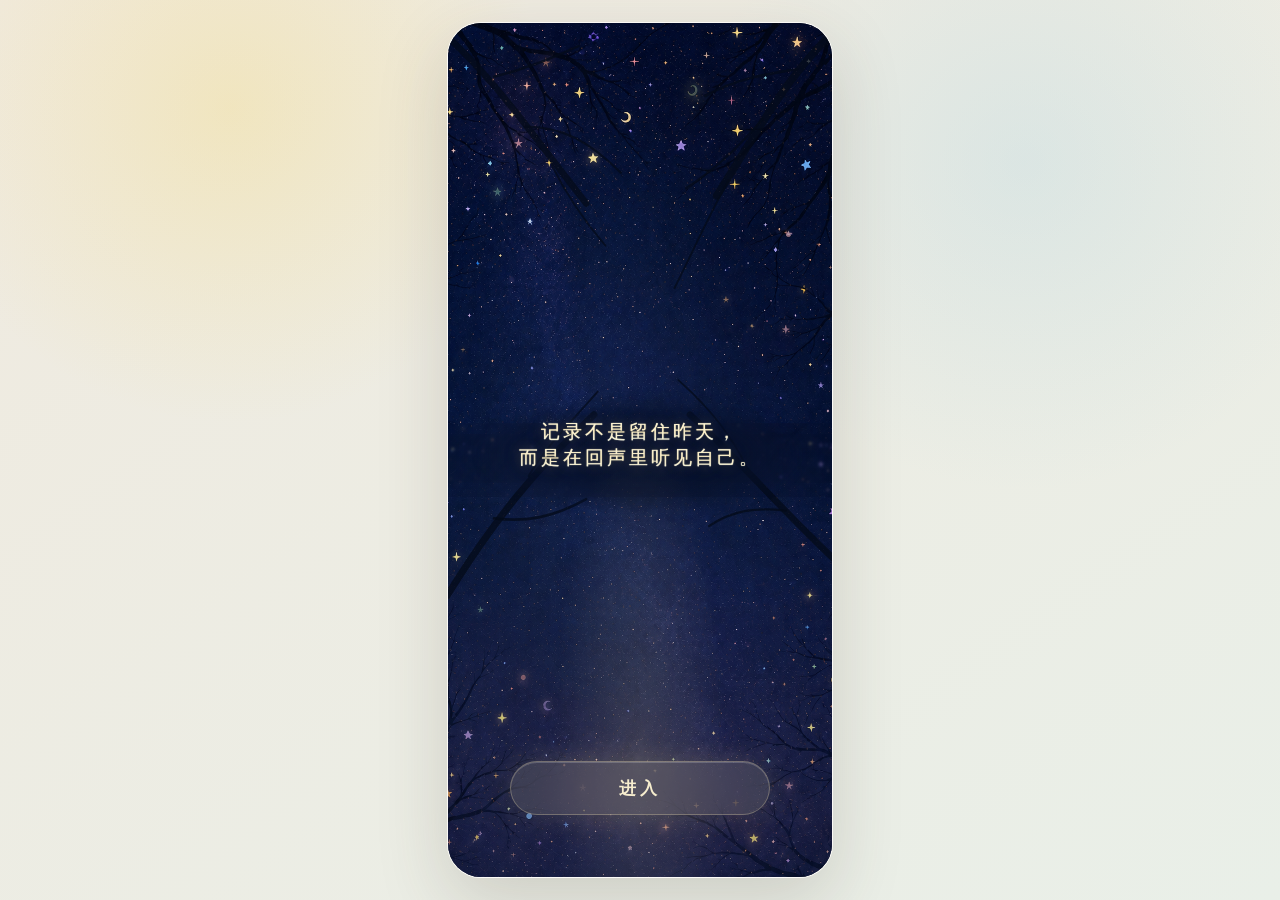
<file: index.html>
<!DOCTYPE html>
<html lang="zh-CN">
  <head>
    <meta charset="UTF-8" />
    <meta name="viewport" content="width=device-width, initial-scale=1.0" />
    <title>时光回响 AI 日记 Demo</title>
    <link rel="stylesheet" href="styles.css" />
  </head>
  <body>
    <main class="diary-shell">
      <section class="phone" aria-label="AI 日记功能 demo">
        <section class="entry-screen" id="entry-screen" aria-label="产品进入界面">
          <iframe
            class="entry-frame"
            src="Enter/output/animated-night-stars.html"
            title="星空树影与哲理文字进入界面"
            aria-hidden="true"
          ></iframe>
          <button class="entry-action" type="button" id="entry-action">进入</button>
        </section>

        <section class="account-screen hidden" id="account-screen" aria-label="登录界面">
          <div class="account-illustration" aria-hidden="true">
            <div class="account-window">
              <span class="account-face"></span>
            </div>
            <span class="bird bird-left"></span>
            <span class="bird bird-right"></span>
            <span class="bird bird-low"></span>
          </div>

          <form class="account-card" id="account-form">
            <h2 id="account-title">Welcome</h2>

            <label class="account-field">
              <span class="account-icon">◎</span>
              <input type="text" id="account-username" name="username" autocomplete="username" placeholder="请输入用户名" />
            </label>

            <label class="account-field">
              <span class="account-icon">⌕</span>
              <input
                type="password"
                id="account-password"
                name="password"
                autocomplete="current-password"
                placeholder="请输入密码"
              />
            </label>

            <label class="agreement-row">
              <input type="checkbox" id="account-agreement" />
              <span>我已阅读并同意《用户协议》和《隐私政策》</span>
            </label>

            <p class="account-error" id="account-error" role="status"></p>

            <button class="account-submit" type="submit" id="account-submit">登录</button>

            <div class="account-links">
              <button type="button" id="account-register">注册账号</button>
              <button type="button" id="account-forgot">忘记密码</button>
            </div>
          </form>
        </section>

        <section class="screen diary-screen active" id="screen-diary">
          <header class="page-head">
            <button class="ghost-btn" type="button" aria-label="返回">‹</button>
            <div>
              <p>Time Echo</p>
              <h1>时光回响</h1>
            </div>
            <button class="small-pill" type="button" data-go="tree">会员</button>
          </header>

          <div class="week-switch">
            <button type="button" data-week-prev aria-label="上一周">‹</button>
            <div class="date-picker" aria-label="选择日期">
              <div class="date-selectors">
                <label>
                  <select id="year-select" aria-label="选择年份"></select>
                  <span>年</span>
                </label>
                <label>
                  <select id="month-select" aria-label="选择月份"></select>
                  <span>月</span>
                </label>
                <label>
                  <select id="day-select" aria-label="选择日期"></select>
                  <span>日</span>
                </label>
              </div>
              <strong id="week-title">2024年第1周</strong>
            </div>
            <button type="button" data-week-next aria-label="下一周">›</button>
          </div>

          <div class="calendar-row" id="calendar-row" aria-label="本周日期"></div>

          <div class="range-tabs">
            <button class="active" type="button">本日</button>
            <button type="button">本周</button>
          </div>

          <section class="soul-widget">
            <div>
              <span>桌面互动挂件</span>
              <p id="soul-question">你今天有什么不开心的事吗？</p>
            </div>
            <button type="button" id="refresh-question" aria-label="换一个问题">↻</button>
            <button type="button" data-go="write">立即记录</button>
          </section>

          <section class="capture-strip">
            <div>
              <strong>10 秒快速记录</strong>
              <p>无需标题、无需分类，想到什么先留下来。</p>
            </div>
            <button type="button" data-go="write">开始</button>
          </section>

          <article class="ai-summary">
            <div class="summary-meta">
              <span>今日为您复盘</span>
            </div>
            <p id="ai-summary-text">
              这周你反复写到“想把事情做好”和“害怕被突然打断”。系统把它们整理成一个正在出现的人生课题：你需要更稳定的节奏，也需要允许自己慢一点。
            </p>
            <button class="text-link" type="button" id="regenerate-summary">新的探索</button>
          </article>

          <section class="instant-layer">
            <div class="instant-head">
              <div>
                <p>First Day Value</p>
                <h2>第一天即可体验</h2>
              </div>
              <span>即时反馈</span>
            </div>

            <article class="instant-card summary">
              <span>每日智能小结</span>
              <p id="daily-brief">今天的记录里，压力来自临时打断，恢复感来自热食、夜风与独处。先照顾节奏，再追赶结果。</p>
            </article>

            <article class="instant-card praise">
              <span>每日真诚夸夸</span>
              <p id="daily-praise">你没有把疲惫藏起来，而是愿意诚实地写下它。这不是脆弱，是你开始照顾自己的证据。</p>
              <button type="button" id="refresh-praise">换一句</button>
            </article>

            <article class="instant-card emotion">
              <span>情绪清理引导</span>
              <p id="emotion-guide">先问自己：这份情绪是在提醒我需要休息、边界，还是被理解？</p>
              <div class="emotion-actions">
                <button type="button" data-emotion-step="休息">需要休息</button>
                <button type="button" data-emotion-step="边界">需要边界</button>
                <button type="button" data-emotion-step="理解">需要理解</button>
              </div>
            </article>
          </section>

          <section class="insight-panel">
            <div class="panel-title">
              <div>
                <p>Growth Ledger</p>
                <h2>人生课题台账</h2>
              </div>
              <span>本月更新 3 项</span>
            </div>
            <article class="topic-card">
              <strong>能量管理</strong>
              <p>夜间疲惫、周五逃避感出现 4 次，建议从低负担恢复任务开始。</p>
              <div><span style="width: 72%"></span></div>
            </article>
            <article class="topic-card">
              <strong>职业探索</strong>
              <p>你在“深度工作”和“被打断”之间摇摆，适合先记录高能量工作片段。</p>
              <div><span style="width: 54%"></span></div>
            </article>
            <label class="memory-search">
              <span>问问过去的我</span>
              <input type="text" value="我上次觉得很有力量，是因为什么？" aria-label="自然语言记忆检索" />
            </label>
          </section>

          <div class="entry-list">
            <article class="entry-card">
              <time>16:30</time>
              <span>117字 · 工作压力</span>
              <p>还有两小时就下班啦。本来今天想继续捣鼓空气炸锅做蛋糕，结果下午被临时谈话打断，心里一下子绷紧了。</p>
            </article>
            <article class="entry-card">
              <time>14:40</time>
              <span>158字 · 关系能量</span>
              <p>终于到周五啦。明天要跟朋友见面，突然有点期待，也有点想躲回自己的小房间。</p>
            </article>
          </div>

          <p class="privacy-note">复盘结果仅用于自我探索。你的记录支持导出、删除和本地优先保存，企业端只展示匿名趋势。</p>
        </section>

        <section class="screen tree-screen" id="screen-tree">
          <header class="page-head">
            <button class="ghost-btn" type="button" data-go="diary">‹</button>
            <div>
              <p>Growth Member</p>
              <h1>成长会员权益</h1>
            </div>
            <button class="small-pill" type="button" data-go="write">打卡</button>
          </header>

          <article class="tree-hero">
            <div class="tree-stage" id="tree-stage">
              <i></i>
            </div>
            <div>
              <p>连续记录 18 天</p>
              <h2>情绪资产树</h2>
              <span>长期记录会长成可复盘的个人成长资产</span>
            </div>
          </article>

          <section class="plan-cards">
            <article>
              <span>Free</span>
              <strong>基础记录</strong>
              <p>文字、心情标签、每日一次小结、那年今日。</p>
            </article>
            <article class="featured">
              <span>Growth</span>
              <strong>成长会员</strong>
              <p>不限 AI 小结、周报月报、情绪趋势和人生课题台账。</p>
            </article>
            <article>
              <span>Deep</span>
              <strong>深度会员</strong>
              <p>关系复盘、职业探索、年度成长白皮书和高频 AI 顾问。</p>
            </article>
          </section>

          <div class="color-picker" aria-label="选择小树颜色">
            <button class="active" type="button" data-tree-color="green"></button>
            <button type="button" data-tree-color="purple"></button>
            <button type="button" data-tree-color="blue"></button>
            <button type="button" data-tree-color="rose"></button>
          </div>

          <div class="growth-list">
            <article>
              <div class="mini-tree seed"></div>
              <div><strong>快速记录</strong><p>第 1-7 天 · 先用一句话留下生活片段</p></div>
            </article>
            <article class="active">
              <div class="mini-tree root"></div>
              <div><strong>每日复盘</strong><p>第 8-29 天 · 看见重复出现的情绪和事件</p></div>
            </article>
            <article>
              <div class="mini-tree young"></div>
              <div><strong>记忆检索</strong><p>第 30-59 天 · 像问朋友一样查找过去的自己</p></div>
            </article>
            <article>
              <div class="mini-tree lush"></div>
              <div><strong>年度白皮书</strong><p>第 60 天后 · 形成情绪、关系、目标和价值偏好报告</p></div>
            </article>
          </div>
        </section>

        <section class="screen schedule-screen" id="screen-schedule">
          <div class="segment">
            <button class="active" type="button">Daily</button>
            <button type="button">Weekly</button>
            <button type="button">Monthly</button>
          </div>
          <div class="date-nav">
            <button type="button">‹</button>
            <strong>SAT · APR 25</strong>
            <button type="button">›</button>
          </div>
          <article class="day-board">
            <p>SATURDAY · 25 · 04 · 2026</p>
            <h2><span>25<sup>th</sup></span> April · Journal</h2>
            <div class="timeline">
              <span>12 AM</span>
              <div class="block sleep"><strong>睡眠恢复</strong><em>12:30 am - 6:50 am</em><p>系统标记为低能量恢复时间。</p></div>
              <span>8 AM</span>
              <div class="block quiet"><strong>十秒记录</strong><em>一句话 · 呼吸练习后轻松一点</em></div>
              <span>9 AM</span>
              <div class="block breakfast"><strong>早餐</strong><em>8:35 am - 8:55 am</em></div>
              <span>10 AM</span>
              <div class="block work"><strong>深度工作</strong><em>10 am - 12:10 pm</em><p>把混乱的念头整理成一页草稿，职业探索课题增加一条证据。</p><b>课题 +1</b></div>
            </div>
          </article>
        </section>

        <section class="screen notes-screen" id="screen-notes">
          <header class="page-head">
            <button class="ghost-btn" type="button" data-go="diary">‹</button>
            <div>
              <p>Memory Cards</p>
              <h1>长期记忆卡片</h1>
            </div>
            <button class="ghost-btn" type="button" aria-label="更多">···</button>
          </header>
          <div class="note-grid">
            <article class="note peach"><i></i><p>真的好困但睡不着。系统把它归入“能量管理”。</p><span>情绪线索 05-10</span></article>
            <article class="note yellow"><i></i><p>凌晨夜骑回到家，楼下一个人都没有。</p><span>生活片段 05-10</span></article>
            <article class="note cream"><i></i><p>刚合上电脑，这个点还在写字，说明工作边界又变模糊了。</p><span>压力来源 05-10</span></article>
            <article class="note purple"><i></i><p>雨声倾盆如海，今晚不急着分析，只先把感受放下来。</p><span>非诊断提醒</span></article>
            <article class="note cream"><i></i><p>“上次觉得有力量”出现在 3 月 18 日，关键词是同伴、完成和被看见。</p><span>记忆检索</span></article>
            <article class="note peach small"><i></i><p>可导出、可删除、可关闭 AI 分析。</p><span>隐私控制</span></article>
          </div>
          <button class="float-pen" type="button" data-go="write" aria-label="写便签"></button>
        </section>

        <section class="screen hole-screen" id="screen-hole">
          <article class="memory-page">
            <header>
              <h1>年度成长白皮书</h1>
              <p>2026 SAMPLE</p>
            </header>
            <div class="receipt">
              <p>-- 成长摘要 --</p>
              <strong>情绪 · 关系 · 目标 · 习惯 · 价值偏好</strong>
              <em>今年你最常提到的不是“焦虑”，而是“想重新掌握节奏”。</em>
            </div>
            <div class="paper-note">过往不是用来困住你的答案，而是提醒你看见反复出现的风。先从一个微小行动开始，给明天留一点可改变的余地。</div>
            <div class="emotion-score">
              <p><span>能量波动</span><b>★★★★☆</b></p>
              <p><span>关系支持</span><b>★★★☆☆</b></p>
              <p><span>目标清晰</span><b>★★★★☆</b></p>
              <p><span>年度课题</span><em>在稳定节奏里重新建立主动感。</em></p>
            </div>
            <section class="org-card">
              <strong>企业匿名洞察</strong>
              <p>组织端只看汇总趋势，不展示个人日记原文、个人心理标签或诊断结论。</p>
            </section>
            <div class="page-actions">
              <button type="button">← 上一页</button>
              <button type="button">下一页 →</button>
            </div>
          </article>
        </section>

        <section class="screen write-screen" id="screen-write">
          <header class="write-head">
            <button type="button" data-go="notes">十秒记录</button>
            <button type="button">关闭</button>
          </header>
          <section class="quick-record">
            <div class="quick-record-head">
              <div>
                <span>Zero Burden</span>
                <h2>零负担记录</h2>
              </div>
              <strong id="quick-timer">10秒</strong>
            </div>

            <textarea
              id="quick-record-input"
              placeholder="不用写完整句子。此刻想到什么，就先放在这里。"
              aria-label="十秒快速记录输入框"
            ></textarea>

            <div class="record-tools" aria-label="选择记录形式">
              <button class="active" type="button" data-record-type="文字">文字</button>
              <button type="button" data-record-type="语音">语音</button>
              <button type="button" data-record-type="图片">图片</button>
              <button type="button" data-record-type="位置">位置</button>
              <button type="button" data-record-type="心情">心情</button>
            </div>

            <div class="mood-tags" aria-label="选择心情标签">
              <button type="button" data-mood-tag="平静">平静</button>
              <button type="button" data-mood-tag="疲惫">疲惫</button>
              <button type="button" data-mood-tag="期待">期待</button>
              <button type="button" data-mood-tag="困惑">困惑</button>
            </div>

            <div class="quick-actions">
              <span id="quick-record-status">支持文字、语音、图片、位置与心情标签。</span>
              <button type="button" id="save-quick-record">保存记录</button>
            </div>
          </section>

          <section class="passive-data">
            <div class="passive-head">
              <div>
                <span>用户授权</span>
                <h2>被动数据采集</h2>
              </div>
              <small>仅用于丰富个人画像</small>
            </div>
            <label><input type="checkbox" checked /> 屏幕使用时长与 APP 分布</label>
            <label><input type="checkbox" checked /> 运动、睡眠与地理位置轨迹</label>
            <label><input type="checkbox" /> 日历事件与待办完成情况</label>
            <p>这些数据在 demo 中只做界面模拟，不上传服务器；正式产品应提供清晰授权、关闭、导出和删除能力。</p>
          </section>

          <article class="writing-paper">
            <p class="lead">一句话、一次语音、一张图片，都可以成为未来的线索。</p>
            <p>凌晨夜骑回到家，楼下一个人都没有。路灯比我先到，影子陪我停了一会儿。</p>
            <p>今天先不写长篇，只把最真实的一瞬间留下来。</p>
            <footer>Alan · 2026-05-10 02:46 · 已加入能量管理课题</footer>
          </article>
          <section class="comment-box">
            <h2>AI 顾问</h2>
            <div class="comment"><strong>时光回响</strong><span>5/10 09:02</span><p>我会先把这条记录放入“夜间恢复”和“关系能量”两条线索。需要时，你可以让我回看相似的晚上。</p></div>
            <label>
              <textarea placeholder="写评论"></textarea>
            </label>
            <div class="comment-actions">
              <label><input type="checkbox" /> 匿名</label>
              <button type="button">发送</button>
            </div>
          </section>
        </section>

        <nav class="bottom-nav" aria-label="AI 日记导航">
          <button class="active" type="button" data-go="diary"><span></span>日记</button>
          <button type="button" data-go="schedule"><span></span>复盘</button>
          <button type="button" data-go="notes"><span></span>记忆</button>
          <button type="button" data-go="hole"><span></span>报告</button>
          <button type="button" data-go="write"><span></span>记录</button>
        </nav>
      </section>
    </main>
    <script src="app.js"></script>
  </body>
</html>
</file>
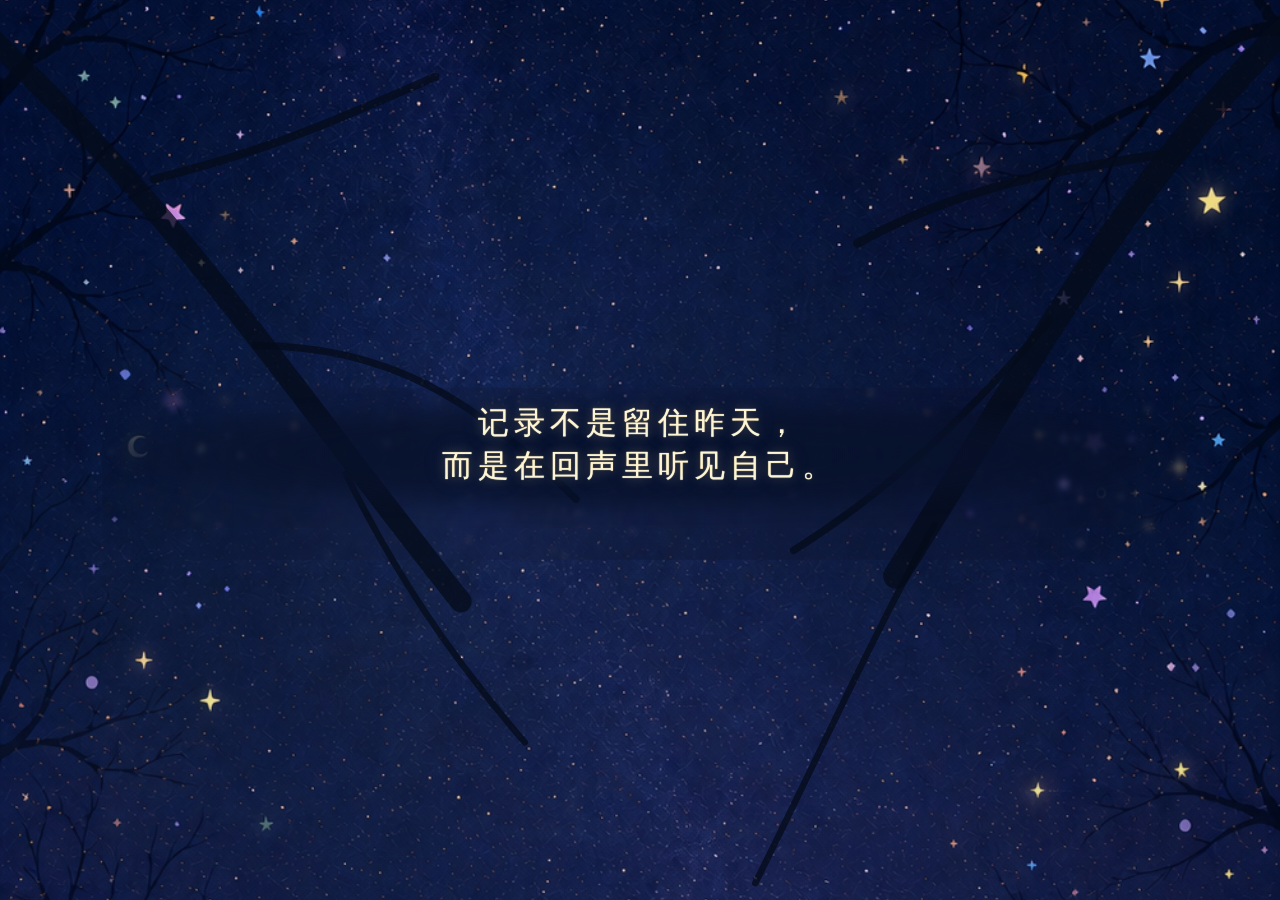
<file: Enter/output/animated-night-stars.html>
<!doctype html>
<html lang="zh-CN">
  <head>
    <meta charset="UTF-8" />
    <meta name="viewport" content="width=device-width, initial-scale=1.0" />
    <title>星空哲思动态页</title>
    <style>
      :root {
        --gold: #ffe9a8;
        --moon: #f3d48f;
        --blue: #9cc9ff;
        --lavender: #c8a8ff;
        --pink: #f5a6d7;
        --leaf-dark: rgba(4, 11, 25, 0.76);
      }

      * {
        box-sizing: border-box;
      }

      html,
      body {
        width: 100%;
        height: 100%;
      }

      body {
        margin: 0;
        min-height: 0;
        display: grid;
        place-items: center;
        overflow: hidden;
        background:
          radial-gradient(circle at 50% 20%, rgba(57, 74, 133, 0.28), transparent 42%),
          linear-gradient(180deg, #070b16 0%, #101936 100%);
        font-family: "Songti SC", "STSong", "Noto Serif CJK SC", "SimSun", serif;
      }

      .stage {
        position: relative;
        width: 100%;
        height: 100%;
        overflow: hidden;
        isolation: isolate;
        background: #0d1730;
        box-shadow: none;
      }

      .backdrop {
        position: absolute;
        inset: 0;
        background:
          linear-gradient(180deg, rgba(4, 9, 20, 0.04), rgba(7, 10, 24, 0.1)),
          url("night-stars-background-clean.png") center / cover no-repeat;
        transform: none;
      }

      .aurora {
        position: absolute;
        inset: -10%;
        opacity: 0.32;
        background:
          radial-gradient(ellipse at 42% 42%, rgba(122, 150, 255, 0.2), transparent 36%),
          radial-gradient(ellipse at 58% 74%, rgba(183, 134, 255, 0.16), transparent 42%),
          radial-gradient(ellipse at 28% 68%, rgba(255, 211, 134, 0.1), transparent 32%);
        filter: blur(18px);
        animation: driftGlow 16s ease-in-out infinite alternate;
        mix-blend-mode: screen;
      }

      .branch-layer {
        position: absolute;
        inset: 0;
        z-index: 3;
        pointer-events: none;
      }

      .branch {
        transform-box: fill-box;
        transform-origin: var(--origin);
        animation: branchSway var(--time) ease-in-out infinite alternate;
      }

      .branch path {
        fill: none;
        stroke: var(--leaf-dark);
        stroke-linecap: round;
        stroke-linejoin: round;
      }

      .sparkles {
        position: absolute;
        inset: 0;
        z-index: 4;
        pointer-events: none;
      }

      .text-veil {
        position: absolute;
        left: 9%;
        right: 9%;
        top: 44%;
        z-index: 5;
        height: 13%;
        border-radius: 50%;
        background:
          radial-gradient(ellipse at center, rgba(7, 17, 42, 0.9) 0%, rgba(7, 17, 42, 0.72) 48%, rgba(7, 17, 42, 0) 78%);
        filter: blur(6px);
        pointer-events: none;
      }

      .quote {
        position: absolute;
        left: 9%;
        right: 9%;
        top: 49.4%;
        z-index: 6;
        margin: 0;
        color: #ffe7a4;
        font-family: "Songti SC", "STSong", "Noto Serif CJK SC", "SimSun", serif;
        font-size: clamp(19px, 3.45vw, 31px);
        font-weight: 500;
        letter-spacing: 0.16em;
        line-height: 1.22;
        text-align: center;
        transform: translateY(-50%);
        text-shadow:
          0 0 1px rgba(255, 248, 218, 0.96),
          0 0 12px rgba(255, 212, 119, 0.32),
          0 0 28px rgba(125, 169, 255, 0.18);
        pointer-events: none;
      }

      .quote .line {
        display: block;
      }

      .quote .line + .line {
        margin-top: 0.18em;
      }

      .quote .char {
        display: inline-block;
        opacity: 0;
        transform: translateY(0.45em);
        background: linear-gradient(180deg, #fff9dc 0%, #f4d58d 48%, #d9efff 100%);
        -webkit-background-clip: text;
        background-clip: text;
        -webkit-text-fill-color: transparent;
        animation: writeIn 0.68s cubic-bezier(0.2, 0.72, 0.22, 1) forwards;
        animation-delay: calc(var(--i) * 0.075s + 0.35s);
      }

      .sparkle {
        position: absolute;
        left: var(--x);
        top: var(--y);
        color: var(--c);
        font-size: var(--s);
        line-height: 1;
        opacity: 0;
        filter: none;
        animation:
          twinkle var(--d) ease-in-out infinite,
          floatTiny calc(var(--d) * 1.4) ease-in-out infinite alternate;
        animation-delay: var(--delay);
      }

      .sparkle.moon {
        filter: none;
      }

      .grain {
        position: absolute;
        inset: 0;
        z-index: 6;
        opacity: 0.14;
        pointer-events: none;
        background-image:
          linear-gradient(90deg, rgba(255, 255, 255, 0.04) 1px, transparent 1px),
          linear-gradient(0deg, rgba(255, 255, 255, 0.025) 1px, transparent 1px);
        background-size: 3px 3px, 4px 4px;
        mix-blend-mode: soft-light;
      }

      @keyframes driftGlow {
        from {
          transform: translate3d(-2%, -1%, 0) scale(1);
        }

        to {
          transform: translate3d(2%, 1.6%, 0) scale(1.04);
        }
      }

      @keyframes branchSway {
        from {
          transform: rotate(-1.2deg) translateX(-0.3%);
        }

        to {
          transform: rotate(1.4deg) translateX(0.4%);
        }
      }

      @keyframes twinkle {
        0%,
        100% {
          opacity: 0.2;
          transform: rotate(-4deg);
        }

        45% {
          opacity: 1;
          transform: rotate(4deg);
        }
      }

      @keyframes floatTiny {
        from {
          margin-top: -3px;
        }

        to {
          margin-top: 4px;
        }
      }

      @keyframes writeIn {
        to {
          opacity: 1;
          transform: translateY(0);
        }
      }

    </style>
  </head>
  <body>
    <main class="stage" aria-label="动态星空哲思界面">
      <div class="backdrop"></div>
      <div class="aurora"></div>

      <svg class="branch-layer" viewBox="0 0 100 150" preserveAspectRatio="none" aria-hidden="true">
        <g class="branch" style="--origin: 0% 0%; --time: 7s">
          <path d="M -4 0 C 12 14, 21 28, 36 47" stroke-width="1.7" />
          <path d="M 12 14 C 20 12, 25 10, 34 6" stroke-width="0.65" />
          <path d="M 20 27 C 30 27, 37 31, 45 39" stroke-width="0.58" />
          <path d="M 27 37 C 31 45, 35 51, 41 58" stroke-width="0.5" />
        </g>
        <g class="branch" style="--origin: 100% 0%; --time: 8.5s">
          <path d="M 105 -2 C 89 12, 82 26, 70 45" stroke-width="2" />
          <path d="M 91 12 C 85 13, 76 14, 67 19" stroke-width="0.7" />
          <path d="M 82 25 C 76 32, 70 38, 62 43" stroke-width="0.58" />
          <path d="M 73 41 C 68 50, 64 59, 59 69" stroke-width="0.5" />
        </g>
        <g class="branch" style="--origin: 0% 100%; --time: 9s">
          <path d="M -2 152 C 12 129, 23 116, 38 102" stroke-width="1.8" />
          <path d="M 12 129 C 20 130, 27 129, 36 124" stroke-width="0.68" />
          <path d="M 21 118 C 25 111, 31 105, 39 96" stroke-width="0.52" />
        </g>
        <g class="branch" style="--origin: 100% 100%; --time: 7.6s">
          <path d="M 103 142 C 86 126, 78 116, 63 102" stroke-width="1.7" />
          <path d="M 88 127 C 80 126, 74 127, 68 131" stroke-width="0.58" />
          <path d="M 78 116 C 74 108, 69 101, 60 93" stroke-width="0.48" />
        </g>
      </svg>

      <div class="sparkles" aria-hidden="true"></div>
      <div class="text-veil" aria-hidden="true"></div>
      <p class="quote" aria-label="记录不是留住昨天，而是在回声里听见自己。"></p>
      <div class="grain"></div>
    </main>

    <script>
      const quoteLines = ["记录不是留住昨天，", "而是在回声里听见自己。"];
      const quoteEl = document.querySelector(".quote");
      let charIndex = 0;
      quoteEl.innerHTML = quoteLines
        .map((line) => {
          const chars = Array.from(line)
            .map((char) => `<span class="char" style="--i:${charIndex++}">${char}</span>`)
            .join("");
          return `<span class="line">${chars}</span>`;
        })
        .join("");

      const sparkleLayer = document.querySelector(".sparkles");
      const symbols = ["✦", "✧", "✶", "✷", "★", "•", "☾"];
      const colors = ["#ffe68f", "#fff6d8", "#9cc9ff", "#c8a8ff", "#f5a6d7", "#b6f3cf"];

      for (let index = 0; index < 86; index += 1) {
        const item = document.createElement("span");
        const symbol = symbols[Math.floor(Math.random() * symbols.length)];
        const isMoon = symbol === "☾";
        let x = Math.random() * 96 + 2;
        let y = Math.random() * 92 + 2;
        const nearQuote = () => x > 7 && x < 93 && y > 39 && y < 61;
        while (nearQuote()) {
          x = Math.random() * 96 + 2;
          y = Math.random() * 92 + 2;
        }
        item.className = `sparkle${isMoon ? " moon" : ""}`;
        item.textContent = symbol;
        item.style.setProperty("--x", `${x}%`);
        item.style.setProperty("--y", `${y}%`);
        item.style.setProperty("--s", `${isMoon ? 14 + Math.random() * 10 : 7 + Math.random() * 12}px`);
        item.style.setProperty("--c", colors[Math.floor(Math.random() * colors.length)]);
        item.style.setProperty("--d", `${2.6 + Math.random() * 4.8}s`);
        item.style.setProperty("--delay", `${Math.random() * -6}s`);
        sparkleLayer.appendChild(item);
      }
    </script>
  </body>
</html>
</file>
<file: styles.css>
:root {
  color-scheme: light;
  --paper: #f9f5ec;
  --paper-deep: #efe8dc;
  --ink: #30332f;
  --muted: #8f9189;
  --line: rgba(64, 62, 53, 0.1);
  --green: #8dae91;
  --yellow: #f5d560;
  --peach: #f1b59c;
  --blue: #b9d8e2;
  --purple: #d7c9ef;
  --shadow: 0 24px 70px rgba(65, 58, 45, 0.18);
}

* {
  box-sizing: border-box;
}

body {
  margin: 0;
  min-height: 100vh;
  display: grid;
  place-items: center;
  font-family: Inter, "PingFang SC", "Microsoft YaHei", Arial, sans-serif;
  color: var(--ink);
  background:
    radial-gradient(circle at 18% 12%, rgba(245, 213, 96, 0.26), transparent 24%),
    radial-gradient(circle at 80% 18%, rgba(185, 216, 226, 0.34), transparent 26%),
    linear-gradient(145deg, #f0eadf, #e9efe8);
}

button,
textarea,
input,
select {
  font: inherit;
}

button {
  cursor: pointer;
}

.diary-shell {
  width: min(430px, 100%);
  padding: 22px;
}

.phone {
  position: relative;
  height: min(900px, calc(100vh - 44px));
  min-height: 720px;
  overflow: hidden;
  border: 1px solid rgba(255, 255, 255, 0.7);
  border-radius: 34px;
  background:
    linear-gradient(rgba(92, 82, 64, 0.035) 1px, transparent 1px),
    linear-gradient(90deg, rgba(92, 82, 64, 0.03) 1px, transparent 1px),
    linear-gradient(180deg, #fbf8f0, #f2ecdf);
  background-size: 14px 14px, 14px 14px, auto;
  box-shadow: var(--shadow);
}

.entry-screen {
  position: absolute;
  inset: 0;
  z-index: 20;
  overflow: hidden;
  display: grid;
  place-items: end center;
  padding: 0 34px 62px;
  background: #071126;
  transition:
    opacity 680ms ease,
    visibility 680ms ease;
}

.entry-frame {
  position: absolute;
  inset: 0;
  width: 100%;
  height: 100%;
  border: 0;
  pointer-events: none;
}

.entry-screen::after {
  content: "";
  position: absolute;
  inset: 0;
  background:
    linear-gradient(180deg, rgba(4, 9, 20, 0) 46%, rgba(4, 9, 20, 0.2) 100%),
    radial-gradient(ellipse at 50% 86%, rgba(255, 231, 166, 0.16), transparent 32%);
  pointer-events: none;
}

.entry-action {
  position: relative;
  z-index: 1;
  width: min(260px, 100%);
  min-height: 54px;
  border: 1px solid rgba(255, 236, 181, 0.28);
  border-radius: 999px;
  color: rgba(255, 245, 212, 0.95);
  background: rgba(255, 236, 181, 0.15);
  box-shadow:
    inset 0 1px 0 rgba(255, 255, 255, 0.18),
    0 0 30px rgba(255, 216, 132, 0.16);
  backdrop-filter: blur(18px);
  font-size: 17px;
  font-weight: 600;
  letter-spacing: 0.24em;
}

.entry-screen.hidden {
  opacity: 0;
  visibility: hidden;
  pointer-events: none;
}

.account-screen {
  position: absolute;
  inset: 0;
  z-index: 19;
  display: grid;
  grid-template-rows: 255px 1fr;
  overflow: hidden;
  background:
    radial-gradient(circle at 78% 16%, rgba(255, 226, 127, 0.2), transparent 14%),
    radial-gradient(circle at 18% 23%, rgba(132, 194, 240, 0.22), transparent 18%),
    linear-gradient(180deg, #bdd7c0 0%, #dce6d7 38%, #f8fbf5 39%, #f8fbf5 100%);
  transition:
    opacity 520ms ease,
    visibility 520ms ease,
    transform 520ms ease;
}

.account-screen.hidden {
  opacity: 0;
  visibility: hidden;
  pointer-events: none;
  transform: translateY(10px);
}

.account-illustration {
  position: relative;
  display: grid;
  place-items: end center;
  padding-top: 26px;
}

.account-window {
  position: relative;
  width: 178px;
  height: 150px;
  overflow: hidden;
  border-radius: 60px 60px 20px 20px;
  background: #5b795c;
  box-shadow:
    -42px 36px 0 -18px rgba(238, 245, 223, 0.6),
    42px 36px 0 -18px rgba(238, 245, 223, 0.6);
}

.account-face {
  position: absolute;
  left: 50%;
  bottom: -3px;
  width: 92px;
  height: 106px;
  transform: translateX(-50%);
  border-radius: 44px 44px 30px 30px;
  background:
    radial-gradient(circle at 34% 44%, #3e342d 0 2px, transparent 3px),
    radial-gradient(circle at 66% 44%, #3e342d 0 2px, transparent 3px),
    radial-gradient(circle at 34% 58%, rgba(239, 120, 102, 0.42) 0 7px, transparent 8px),
    radial-gradient(circle at 66% 58%, rgba(239, 120, 102, 0.42) 0 7px, transparent 8px),
    linear-gradient(180deg, #d7aa68 0 28%, #ffe3bd 29% 62%, #d9442f 63% 100%);
}

.account-face::before {
  content: "";
  position: absolute;
  left: 50%;
  top: 0;
  width: 48px;
  height: 28px;
  transform: translate(-50%, -16px);
  border-radius: 50% 50% 45% 45%;
  background: #e73f2e;
  box-shadow:
    -22px 7px 0 -7px #e73f2e,
    22px 7px 0 -7px #e73f2e;
}

.bird {
  position: absolute;
  width: 42px;
  height: 24px;
  border-radius: 70% 25% 60% 35%;
  background: #f4d23c;
  transform: rotate(-16deg);
  filter: drop-shadow(0 7px 14px rgba(67, 94, 78, 0.12));
}

.bird::after {
  content: "";
  position: absolute;
  right: -9px;
  top: 9px;
  border: 5px solid transparent;
  border-left-color: #425445;
}

.bird-left {
  left: 38px;
  top: 126px;
  width: 34px;
  height: 20px;
  background: #db4a2f;
}

.bird-right {
  right: 38px;
  top: 84px;
}

.bird-low {
  right: 22px;
  bottom: -18px;
  width: 54px;
  height: 30px;
  background: #6da7cf;
  transform: rotate(-18deg) scaleX(1.08);
}

.account-card {
  position: relative;
  display: grid;
  align-content: start;
  gap: 14px;
  min-height: 100%;
  padding: 36px 30px 32px;
  border-radius: 48px 48px 0 0;
  background:
    linear-gradient(180deg, rgba(255, 255, 255, 0.96), rgba(252, 253, 248, 0.98)),
    #fff;
  color: #45634a;
}

.account-card h2 {
  margin-bottom: 18px;
  color: #557558;
  font-size: 38px;
  font-weight: 900;
  line-height: 1;
  text-align: center;
}

.account-field {
  display: grid;
  grid-template-columns: 42px 1fr;
  align-items: center;
  min-height: 58px;
  padding: 0 17px;
  border: 1px solid rgba(100, 132, 104, 0.08);
  border-radius: 18px;
  background: #c4dcb9;
}

.account-icon {
  color: #59745d;
  font-size: 25px;
  font-weight: 700;
}

.account-field input {
  width: 100%;
  border: 0;
  outline: 0;
  color: #435d47;
  background: transparent;
  font-size: 18px;
  font-weight: 700;
}

.account-field input::placeholder {
  color: rgba(255, 255, 255, 0.74);
  font-weight: 700;
}

.agreement-row {
  display: grid;
  grid-template-columns: 22px 1fr;
  align-items: start;
  gap: 10px;
  margin-top: 4px;
  color: #526a56;
  font-size: 13px;
  font-weight: 700;
  line-height: 1.45;
}

.agreement-row input {
  width: 18px;
  height: 18px;
  margin: 1px 0 0;
  accent-color: #557558;
}

.account-error {
  min-height: 18px;
  margin: -4px 0 0;
  color: #bd513f;
  font-size: 12px;
  font-weight: 700;
  text-align: center;
}

.account-submit {
  min-height: 62px;
  margin-top: 8px;
  border: 0;
  border-radius: 18px;
  color: rgba(255, 255, 255, 0.96);
  background: #5f7d61;
  box-shadow: 0 18px 34px rgba(62, 91, 66, 0.18);
  font-size: 28px;
  font-weight: 900;
  letter-spacing: 0.08em;
}

.account-links {
  display: flex;
  justify-content: space-between;
  gap: 16px;
  padding: 0 12px;
}

.account-links button {
  border: 0;
  color: #557558;
  background: transparent;
  font-size: 16px;
  font-weight: 800;
}

.screen {
  display: none;
  height: calc(100% - 84px);
  overflow-y: auto;
  padding: 22px 18px 96px;
  scrollbar-width: none;
}

.screen::-webkit-scrollbar {
  display: none;
}

.screen.active {
  display: block;
}

.page-head,
.write-head {
  display: flex;
  align-items: center;
  justify-content: space-between;
  gap: 12px;
  margin-bottom: 20px;
}

.page-head p {
  margin: 0 0 2px;
  color: var(--muted);
  font-size: 12px;
  text-align: center;
}

h1,
h2,
p {
  margin-top: 0;
}

.page-head h1 {
  margin: 0;
  font-size: 23px;
  font-weight: 680;
  letter-spacing: 0.02em;
}

.ghost-btn,
.small-pill,
.text-link,
.segment button,
.range-tabs button,
.date-nav button,
.bottom-nav button,
.page-actions button,
.write-head button,
.comment-actions button {
  border: 0;
  background: transparent;
}

.ghost-btn {
  display: grid;
  place-items: center;
  width: 38px;
  height: 38px;
  border-radius: 50%;
  color: #3c403b;
  font-size: 30px;
}

.small-pill {
  min-width: 38px;
  height: 38px;
  border: 1px solid var(--line);
  border-radius: 999px;
  color: #8a8b83;
  background: rgba(255, 255, 255, 0.56);
}

.week-switch,
.date-nav {
  display: flex;
  align-items: center;
  justify-content: center;
  gap: 12px;
}

.week-switch button,
.date-nav button {
  border: 0;
  color: #898b84;
  background: transparent;
  font-size: 32px;
}

.week-switch strong {
  font-size: 13px;
  font-weight: 650;
}

.date-picker {
  display: grid;
  gap: 6px;
  min-width: 0;
  flex: 1;
  justify-items: center;
}

.date-selectors {
  display: grid;
  grid-template-columns: 1.25fr 1fr 1fr;
  gap: 6px;
  width: 100%;
}

.date-selectors label {
  display: flex;
  align-items: center;
  gap: 3px;
  min-width: 0;
  padding: 7px 7px;
  border: 1px solid rgba(64, 62, 53, 0.1);
  border-radius: 999px;
  color: #656861;
  background: rgba(255, 255, 255, 0.56);
}

.date-selectors select {
  width: 100%;
  min-width: 0;
  border: 0;
  color: #30332f;
  background: transparent;
  font-weight: 700;
  outline: none;
  appearance: none;
  text-align: center;
  text-align-last: center;
}

.date-selectors span {
  flex: 0 0 auto;
  color: #8b8c84;
  font-size: 12px;
}

#week-title {
  color: #8b8c84;
}

.calendar-row {
  display: grid;
  grid-template-columns: repeat(7, 1fr);
  gap: 7px;
  margin: 18px 0;
  color: #b3b4ad;
  text-align: center;
}

.calendar-row button {
  display: grid;
  gap: 8px;
  border: 0;
  padding: 0;
  color: inherit;
  background: transparent;
  font-size: 12px;
}

.calendar-row button:hover em {
  background: rgba(255, 255, 255, 0.42);
}

.calendar-row button:disabled {
  cursor: default;
  opacity: 0.32;
}

.calendar-row button:disabled em {
  background: transparent;
}

.calendar-row em {
  position: relative;
  display: grid;
  place-items: center;
  height: 34px;
  color: #595c56;
  font-style: normal;
  font-weight: 700;
}

.calendar-row .other-month em {
  color: #b8bab1;
}

.calendar-row .has-log em::after {
  content: "";
  position: absolute;
  bottom: 1px;
  width: 4px;
  height: 4px;
  border-radius: 50%;
  background: #9aaa92;
}

.calendar-row .selected em {
  border: 2px solid #cfd5c4;
  border-radius: 50%;
  background: rgba(255, 255, 255, 0.5);
}

.range-tabs,
.segment {
  display: flex;
  gap: 8px;
  padding: 4px;
  border-radius: 999px;
  background: rgba(226, 217, 202, 0.7);
}

.range-tabs {
  width: fit-content;
  margin-bottom: 16px;
}

.range-tabs button,
.segment button {
  padding: 8px 18px;
  border-radius: 999px;
  color: #8b8c84;
}

.range-tabs .active,
.segment .active {
  color: #fff;
  background: var(--green);
  box-shadow: inset 0 1px 0 rgba(255, 255, 255, 0.32);
}

.soul-widget {
  display: grid;
  grid-template-columns: 1fr 40px auto;
  align-items: center;
  gap: 10px;
  margin-bottom: 14px;
  padding: 15px;
  border-radius: 24px;
  background:
    radial-gradient(circle at 82% 10%, rgba(245, 213, 96, 0.3), transparent 26%),
    rgba(255, 252, 242, 0.74);
}

.soul-widget span,
.capture-strip p,
.quick-record-head span,
.passive-head span {
  color: var(--muted);
  font-size: 12px;
}

.soul-widget p {
  margin: 4px 0 0;
  color: #4d564d;
  font-size: 17px;
  font-weight: 700;
  line-height: 1.45;
}

.soul-widget button,
.capture-strip button,
.quick-actions button {
  border: 0;
  border-radius: 999px;
  font-weight: 800;
}

.soul-widget button:first-of-type {
  width: 40px;
  height: 40px;
  color: #596556;
  background: rgba(255, 255, 255, 0.58);
  font-size: 20px;
}

.soul-widget button:last-of-type,
.capture-strip button,
.quick-actions button {
  padding: 10px 14px;
  color: #fff;
  background: var(--green);
  box-shadow: 0 12px 22px rgba(83, 105, 82, 0.16);
}

.capture-strip {
  display: flex;
  align-items: center;
  justify-content: space-between;
  gap: 12px;
  margin-bottom: 14px;
  padding: 15px;
  border-radius: 22px;
  background:
    linear-gradient(135deg, rgba(185, 216, 226, 0.42), rgba(255, 252, 242, 0.78));
}

.capture-strip strong {
  display: block;
  margin-bottom: 4px;
  font-size: 18px;
}

.capture-strip p {
  margin-bottom: 0;
  line-height: 1.55;
}

.ai-summary,
.entry-card,
.soul-widget,
.capture-strip,
.instant-layer,
.instant-card,
.tree-hero,
.insight-panel,
.plan-cards article,
.growth-list article,
.day-board,
.memory-page,
.quick-record,
.passive-data,
.writing-paper,
.comment-box,
.experience-placeholder {
  border: 1px solid var(--line);
  border-radius: 24px;
  background: rgba(255, 252, 242, 0.72);
  box-shadow: 0 14px 34px rgba(82, 73, 58, 0.08);
  backdrop-filter: blur(16px);
}

.ai-summary {
  padding: 18px;
  color: #8b897f;
  background: rgba(246, 240, 224, 0.72);
}

.summary-meta {
  display: grid;
  gap: 8px;
  margin-bottom: 14px;
}

.ai-summary p,
.entry-card p {
  color: #8f8c82;
  line-height: 1.78;
}

.text-link {
  display: block;
  margin-left: auto;
  color: #8ca88a;
}

.instant-layer {
  display: grid;
  gap: 11px;
  margin-top: 15px;
  padding: 16px;
  border-radius: 26px;
  background:
    radial-gradient(circle at 10% 10%, rgba(245, 213, 96, 0.22), transparent 28%),
    radial-gradient(circle at 92% 0%, rgba(185, 216, 226, 0.35), transparent 30%),
    rgba(255, 252, 242, 0.72);
}

.instant-head {
  display: flex;
  align-items: flex-start;
  justify-content: space-between;
  gap: 12px;
}

.instant-head p {
  margin-bottom: 2px;
  color: var(--muted);
  font-size: 12px;
}

.instant-head h2 {
  margin-bottom: 0;
  color: #343a34;
  font-size: 20px;
}

.instant-head > span {
  padding: 7px 10px;
  border-radius: 999px;
  color: #73806f;
  background: rgba(232, 241, 223, 0.74);
  font-size: 12px;
}

.instant-card {
  display: grid;
  gap: 7px;
  padding: 14px;
  border-radius: 18px;
  background: rgba(255, 255, 255, 0.48);
}

.instant-card > span {
  color: #70806f;
  font-size: 13px;
  font-weight: 800;
}

.instant-card p {
  margin-bottom: 0;
  color: #6f7169;
  font-size: 14px;
  line-height: 1.7;
}

.instant-card button {
  width: fit-content;
  border: 0;
  border-radius: 999px;
  padding: 8px 12px;
  color: #fff;
  background: var(--green);
  font-size: 13px;
  font-weight: 800;
}

.instant-card button.active {
  background: #5f6f8b;
}

.emotion-actions {
  display: flex;
  flex-wrap: wrap;
  gap: 8px;
  margin-top: 2px;
}

.insight-panel {
  display: grid;
  gap: 12px;
  margin-top: 15px;
  padding: 17px;
  background:
    radial-gradient(circle at 90% 8%, rgba(215, 201, 239, 0.38), transparent 24%),
    rgba(255, 252, 242, 0.74);
}

.panel-title {
  display: flex;
  align-items: flex-start;
  justify-content: space-between;
  gap: 12px;
}

.panel-title p {
  margin-bottom: 2px;
  color: var(--muted);
  font-size: 12px;
}

.panel-title h2 {
  margin-bottom: 0;
  font-size: 20px;
}

.panel-title > span {
  flex: 0 0 auto;
  padding: 7px 10px;
  border-radius: 999px;
  color: #73806f;
  background: rgba(232, 241, 223, 0.72);
  font-size: 12px;
}

.topic-card {
  padding: 13px 14px;
  border: 1px solid rgba(64, 62, 53, 0.08);
  border-radius: 18px;
  background: rgba(255, 255, 255, 0.48);
}

.topic-card strong {
  display: block;
  margin-bottom: 6px;
}

.topic-card p {
  margin-bottom: 10px;
  color: var(--muted);
  font-size: 13px;
  line-height: 1.65;
}

.topic-card div {
  height: 7px;
  overflow: hidden;
  border-radius: 999px;
  background: rgba(141, 174, 145, 0.18);
}

.topic-card div span {
  display: block;
  height: 100%;
  border-radius: inherit;
  background: linear-gradient(90deg, var(--green), #f5d560);
}

.memory-search {
  display: grid;
  gap: 8px;
  margin-top: 2px;
}

.memory-search span {
  color: #777a74;
  font-size: 13px;
}

.memory-search input {
  width: 100%;
  border: 1px solid rgba(64, 62, 53, 0.1);
  border-radius: 16px;
  padding: 13px 14px;
  color: #555950;
  background: rgba(255, 255, 255, 0.64);
  outline: none;
}

.memory-search input:focus {
  border-color: rgba(141, 174, 145, 0.64);
  box-shadow: 0 0 0 4px rgba(141, 174, 145, 0.1);
}

.privacy-note {
  margin: 16px 4px 0;
  color: var(--muted);
  font-size: 12px;
  line-height: 1.7;
  text-align: center;
}

.entry-list {
  display: grid;
  gap: 13px;
  margin-top: 15px;
}

.entry-card {
  display: grid;
  grid-template-columns: 1fr auto;
  gap: 12px;
  padding: 15px;
}

.entry-card time,
.entry-card span {
  color: #aaa89e;
  font-size: 13px;
}

.entry-card p {
  grid-column: 1 / -1;
  margin-bottom: 0;
}

.tree-hero {
  display: grid;
  grid-template-columns: 138px 1fr;
  align-items: center;
  gap: 18px;
  padding: 18px;
  background:
    radial-gradient(circle at 86% 20%, rgba(245, 213, 96, 0.26), transparent 20%),
    rgba(255, 252, 242, 0.78);
}

.tree-hero p,
.tree-hero span {
  color: var(--muted);
}

.tree-hero h2 {
  margin-bottom: 6px;
  font-size: 28px;
}

.tree-stage {
  position: relative;
  height: 150px;
  border-radius: 30px;
  background: linear-gradient(180deg, #faf6e8, #e8f1df);
}

.tree-stage::before,
.tree-stage::after,
.mini-tree::before,
.mini-tree::after {
  content: "";
  position: absolute;
}

.tree-stage::before {
  left: 64px;
  bottom: 30px;
  width: 9px;
  height: 56px;
  border-radius: 8px;
  background: #5f5a45;
}

.tree-stage::after {
  left: 38px;
  bottom: 82px;
  width: 62px;
  height: 62px;
  border-radius: 50% 50% 46% 46%;
  background: var(--tree-color, #8dae91);
  box-shadow:
    -18px 8px 0 rgba(141, 174, 145, 0.75),
    18px 10px 0 rgba(141, 174, 145, 0.6);
}

.tree-stage i {
  position: absolute;
  left: 36px;
  bottom: 22px;
  width: 68px;
  height: 10px;
  border-radius: 50%;
  background: rgba(78, 74, 60, 0.14);
}

.color-picker {
  display: flex;
  gap: 12px;
  margin: 16px 0;
}

.plan-cards {
  display: grid;
  gap: 10px;
  margin: 16px 0;
}

.plan-cards article {
  padding: 14px 15px;
  border-radius: 20px;
}

.plan-cards article.featured {
  background:
    radial-gradient(circle at 86% 8%, rgba(245, 213, 96, 0.34), transparent 28%),
    rgba(255, 245, 199, 0.74);
}

.plan-cards span {
  color: #8b8c84;
  font-size: 12px;
  text-transform: uppercase;
}

.plan-cards strong {
  display: block;
  margin: 4px 0 5px;
  font-size: 18px;
}

.plan-cards p {
  margin-bottom: 0;
  color: var(--muted);
  font-size: 13px;
  line-height: 1.65;
}

.color-picker button {
  width: 32px;
  height: 32px;
  border: 3px solid rgba(255, 255, 255, 0.75);
  border-radius: 50%;
}

.color-picker [data-tree-color="green"] {
  background: #8dae91;
}

.color-picker [data-tree-color="purple"] {
  background: #8f7ab8;
}

.color-picker [data-tree-color="blue"] {
  background: #719aad;
}

.color-picker [data-tree-color="rose"] {
  background: #bd7180;
}

.color-picker .active {
  outline: 2px solid #62695d;
}

.growth-list {
  display: grid;
  gap: 11px;
}

.growth-list article {
  display: grid;
  grid-template-columns: 48px 1fr;
  gap: 14px;
  align-items: center;
  padding: 13px;
}

.growth-list article.active {
  background: rgba(255, 245, 199, 0.72);
}

.growth-list p {
  margin: 4px 0 0;
  color: var(--muted);
  font-size: 13px;
}

.mini-tree {
  position: relative;
  height: 52px;
}

.mini-tree::before {
  left: 22px;
  bottom: 5px;
  width: 4px;
  height: 22px;
  background: #5e5948;
}

.mini-tree::after {
  left: 13px;
  top: 5px;
  width: 24px;
  height: 24px;
  border-radius: 50%;
  background: var(--green);
}

.mini-tree.seed::after {
  width: 16px;
  height: 16px;
  left: 17px;
  top: 12px;
}

.mini-tree.young::after {
  width: 30px;
  height: 30px;
  left: 10px;
}

.mini-tree.lush::after {
  width: 38px;
  height: 34px;
  left: 5px;
}

.schedule-screen {
  background: linear-gradient(180deg, #f5eee3, #f9f5ec);
}

.segment {
  margin-bottom: 22px;
}

.segment button {
  flex: 1;
}

.day-board {
  margin-top: 20px;
  padding: 22px;
  border-radius: 30px;
  background:
    linear-gradient(rgba(80, 72, 58, 0.025) 1px, transparent 1px),
    linear-gradient(90deg, rgba(80, 72, 58, 0.025) 1px, transparent 1px),
    rgba(255, 252, 242, 0.78);
  background-size: 9px 9px;
}

.day-board > p {
  color: #777a74;
  letter-spacing: 0.32em;
}

.day-board h2 {
  margin-bottom: 22px;
  color: #cdb8ad;
  font-family: Georgia, "Times New Roman", serif;
  font-size: 34px;
  font-style: italic;
  font-weight: 400;
}

.day-board h2 span {
  color: #252824;
}

.timeline {
  display: grid;
  grid-template-columns: 58px 1fr;
  gap: 10px 14px;
}

.timeline > span {
  color: #c7c2b8;
  padding-top: 12px;
}

.block {
  position: relative;
  padding: 13px 15px;
  border-radius: 13px;
  color: #585d58;
}

.block strong,
.block em {
  display: block;
}

.block em {
  margin-top: 7px;
  font-style: normal;
}

.block p {
  margin: 8px 0 0;
}

.sleep {
  background: #f3ded6;
}

.quiet {
  background: #9fb494;
}

.breakfast {
  background: #ead8b4;
}

.work {
  min-height: 180px;
  background: #b9d8e2;
}

.block b {
  position: absolute;
  right: 14px;
  bottom: 16px;
  padding: 9px 18px;
  border-radius: 999px;
  background: rgba(255, 255, 255, 0.42);
}

.notes-screen {
  background: #fbfbf8;
}

.note-grid {
  display: grid;
  grid-template-columns: 1fr 1fr;
  gap: 20px 14px;
}

.note {
  position: relative;
  min-height: 150px;
  margin: 0;
  padding: 27px 18px 18px;
  border-radius: 4px;
  box-shadow: 0 12px 24px rgba(70, 63, 52, 0.16);
  transform: rotate(var(--rotate, -1deg));
}

.note:nth-child(even) {
  --rotate: 1deg;
}

.note i {
  position: absolute;
  top: -12px;
  left: 50%;
  width: 74px;
  height: 26px;
  border-radius: 5px;
  transform: translateX(-50%);
  background: rgba(244, 218, 119, 0.62);
  box-shadow: 0 4px 13px rgba(108, 89, 50, 0.14);
}

.note p {
  margin-bottom: 14px;
  font-family: "KaiTi", "STKaiti", serif;
  font-size: 19px;
  line-height: 1.62;
  text-align: center;
}

.note span {
  display: block;
  color: #605d55;
  text-align: right;
}

.peach {
  background: #fff0df;
}

.yellow {
  background: #fff0ae;
}

.cream {
  background: #fff2df;
}

.purple {
  background: #e8dcff;
}

.note.small {
  min-height: 118px;
}

.float-pen {
  position: absolute;
  right: 26px;
  bottom: 112px;
  width: 68px;
  height: 68px;
  border: 0;
  border-radius: 50%;
  background: #fff;
  box-shadow: 0 10px 26px rgba(56, 52, 44, 0.22);
}

.float-pen::before {
  content: "";
  position: absolute;
  left: 24px;
  top: 21px;
  width: 24px;
  height: 7px;
  border: 4px solid #292b27;
  border-left: 0;
  border-radius: 3px;
  transform: rotate(-45deg);
}

.hole-screen {
  background:
    radial-gradient(circle at 12% 28%, rgba(255, 255, 255, 0.08), transparent 2%),
    radial-gradient(circle at 88% 72%, rgba(255, 255, 255, 0.08), transparent 2%),
    linear-gradient(90deg, #111 0 7%, #f6f1e7 7% 93%, #111 93% 100%);
  padding-inline: 22px;
}

.memory-page {
  min-height: 100%;
  padding: 28px 18px;
  border-radius: 0 24px 24px 0;
  background: #fbf7ed;
  font-family: "KaiTi", "STKaiti", serif;
}

.memory-page header {
  text-align: center;
}

.memory-page header h1 {
  margin-bottom: 12px;
  font-size: 28px;
}

.receipt {
  width: 74%;
  margin: 28px auto 20px;
  padding: 20px 12px;
  border: 2px dashed #77736a;
  transform: rotate(-2deg);
}

.receipt em {
  display: block;
  margin-top: 10px;
  color: #c05a8b;
  font-style: normal;
}

.paper-note {
  width: 72%;
  margin: 0 auto 28px;
  padding: 17px;
  background: #fff;
  box-shadow: 0 10px 20px rgba(58, 52, 40, 0.16);
  transform: rotate(1deg);
}

.emotion-score {
  display: grid;
  gap: 9px;
  color: #463f37;
}

.emotion-score p {
  display: grid;
  grid-template-columns: 84px 1fr;
  margin: 0;
}

.emotion-score b {
  letter-spacing: 0.16em;
}

.emotion-score em {
  font-style: normal;
}

.org-card {
  margin-top: 20px;
  padding: 15px;
  border-radius: 16px;
  background: rgba(232, 241, 223, 0.75);
}

.org-card strong {
  display: block;
  margin-bottom: 7px;
}

.org-card p {
  margin-bottom: 0;
  color: #6f766d;
  line-height: 1.7;
}

.page-actions {
  display: flex;
  justify-content: space-between;
  margin-top: 28px;
}

.page-actions button {
  padding: 12px 18px;
  border-radius: 8px;
  color: #7f7680;
  background: #eeeaf1;
}

.write-screen {
  background: #fdfcf7;
  font-family: "KaiTi", "STKaiti", serif;
}

.write-head button {
  color: #8c8e86;
  font-size: 18px;
}

.quick-record,
.passive-data {
  margin-bottom: 18px;
  padding: 18px;
  border-radius: 24px;
  background: rgba(255, 252, 242, 0.78);
  font-family: Inter, "PingFang SC", "Microsoft YaHei", Arial, sans-serif;
}

.quick-record-head,
.passive-head {
  display: flex;
  align-items: flex-start;
  justify-content: space-between;
  gap: 12px;
  margin-bottom: 14px;
}

.quick-record-head h2,
.passive-head h2 {
  margin: 3px 0 0;
  color: #343a34;
  font-size: 22px;
}

.quick-record-head strong {
  flex: 0 0 auto;
  padding: 8px 12px;
  border-radius: 999px;
  color: #6f5b23;
  background: rgba(245, 213, 96, 0.48);
}

#quick-record-input {
  min-height: 116px;
  margin-top: 0;
  padding: 14px;
  border: 1px solid rgba(64, 62, 53, 0.1);
  border-radius: 18px;
  background: rgba(255, 255, 255, 0.62);
  color: #3f443f;
  font-family: inherit;
  font-size: 16px;
  line-height: 1.6;
}

#quick-record-input::placeholder {
  color: #9a9c94;
}

.record-tools,
.mood-tags {
  display: flex;
  flex-wrap: wrap;
  gap: 8px;
  margin-top: 12px;
}

.record-tools button,
.mood-tags button {
  border: 1px solid rgba(64, 62, 53, 0.09);
  border-radius: 999px;
  padding: 8px 12px;
  color: #6c7069;
  background: rgba(255, 255, 255, 0.58);
}

.record-tools button.active,
.mood-tags button.active {
  color: #fff;
  background: var(--green);
}

.quick-actions {
  display: grid;
  grid-template-columns: 1fr auto;
  align-items: center;
  gap: 12px;
  margin-top: 14px;
}

.quick-actions span {
  color: var(--muted);
  font-size: 12px;
  line-height: 1.5;
}

.passive-head small {
  padding: 7px 10px;
  border-radius: 999px;
  color: #758273;
  background: rgba(232, 241, 223, 0.78);
  font-size: 12px;
}

.passive-data label {
  display: grid;
  grid-template-columns: 22px 1fr;
  gap: 9px;
  align-items: center;
  margin-top: 10px;
  color: #5f665f;
  font-size: 14px;
}

.passive-data input {
  width: 17px;
  height: 17px;
  accent-color: var(--green);
}

.passive-data p {
  margin: 14px 0 0;
  color: var(--muted);
  font-size: 12px;
  line-height: 1.7;
}

.writing-paper {
  padding: 38px 22px 28px;
  border: 0;
  border-radius: 0;
  box-shadow: none;
  background: #fffefa;
}

.writing-paper p {
  color: #333631;
  font-size: 21px;
  line-height: 2;
  text-align: center;
}

.writing-paper .lead {
  margin-bottom: 24px;
  font-size: 24px;
}

.writing-paper footer {
  margin-top: 34px;
  color: #777a72;
  text-align: right;
}

.comment-box {
  margin-top: 20px;
  padding: 18px;
  border-radius: 0;
  background: #fffefa;
  box-shadow: none;
}

.comment-box h2 {
  color: #555850;
  font-size: 22px;
}

.comment {
  padding: 12px 0;
  border-top: 1px solid rgba(80, 80, 72, 0.12);
  border-bottom: 1px solid rgba(80, 80, 72, 0.12);
}

.comment span {
  float: right;
  color: #a1a39b;
}

textarea {
  width: 100%;
  min-height: 72px;
  margin-top: 18px;
  border: 0;
  border-bottom: 1px solid #cfcfc7;
  resize: vertical;
  background: transparent;
  font-size: 20px;
}

.editable-text {
  min-width: 1em;
  border-radius: 8px;
  outline: 0 solid transparent;
  transition:
    background-color 160ms ease,
    outline-color 160ms ease,
    box-shadow 160ms ease;
}

.editable-text:focus {
  background: rgba(255, 252, 242, 0.48);
  outline: 1px dashed rgba(141, 174, 145, 0.72);
  box-shadow: 0 0 0 5px rgba(141, 174, 145, 0.08);
}

.note .editable-text:focus,
.writing-paper .editable-text:focus,
.memory-page .editable-text:focus {
  background: rgba(255, 255, 255, 0.34);
}

.comment-actions {
  display: flex;
  justify-content: space-between;
  align-items: center;
  margin-top: 12px;
  color: #8d8f88;
}

.comment-actions button {
  color: #8d8f88;
  font-size: 20px;
}

.bottom-nav {
  position: absolute;
  left: 16px;
  right: 16px;
  bottom: 14px;
  z-index: 5;
  display: grid;
  grid-template-columns: repeat(5, 1fr);
  gap: 3px;
  padding: 8px;
  border-radius: 28px;
  background: rgba(255, 255, 255, 0.84);
  box-shadow: 0 14px 34px rgba(70, 63, 52, 0.18);
  backdrop-filter: blur(18px);
}

.bottom-nav button {
  display: grid;
  place-items: center;
  gap: 5px;
  min-height: 58px;
  border-radius: 22px;
  color: #7c7e78;
  font-size: 12px;
  font-weight: 700;
}

.bottom-nav span {
  width: 22px;
  height: 22px;
  border: 3px solid currentColor;
  border-radius: 7px;
}

.bottom-nav button:nth-child(2) span {
  border-radius: 50%;
}

.bottom-nav button:nth-child(3) span {
  border-radius: 3px;
  transform: rotate(8deg);
}

.bottom-nav button:nth-child(4) span {
  border-radius: 50% 50% 50% 0;
  transform: rotate(-45deg);
}

.bottom-nav button:nth-child(5) span {
  border-radius: 50%;
}

.bottom-nav .active {
  color: #292b27;
  background: var(--yellow);
}

@media (max-width: 520px) {
  .diary-shell {
    padding: 0;
  }

  .phone {
    width: 100%;
    height: 100vh;
    min-height: 100vh;
    border: 0;
    border-radius: 0;
  }
}
</file>
